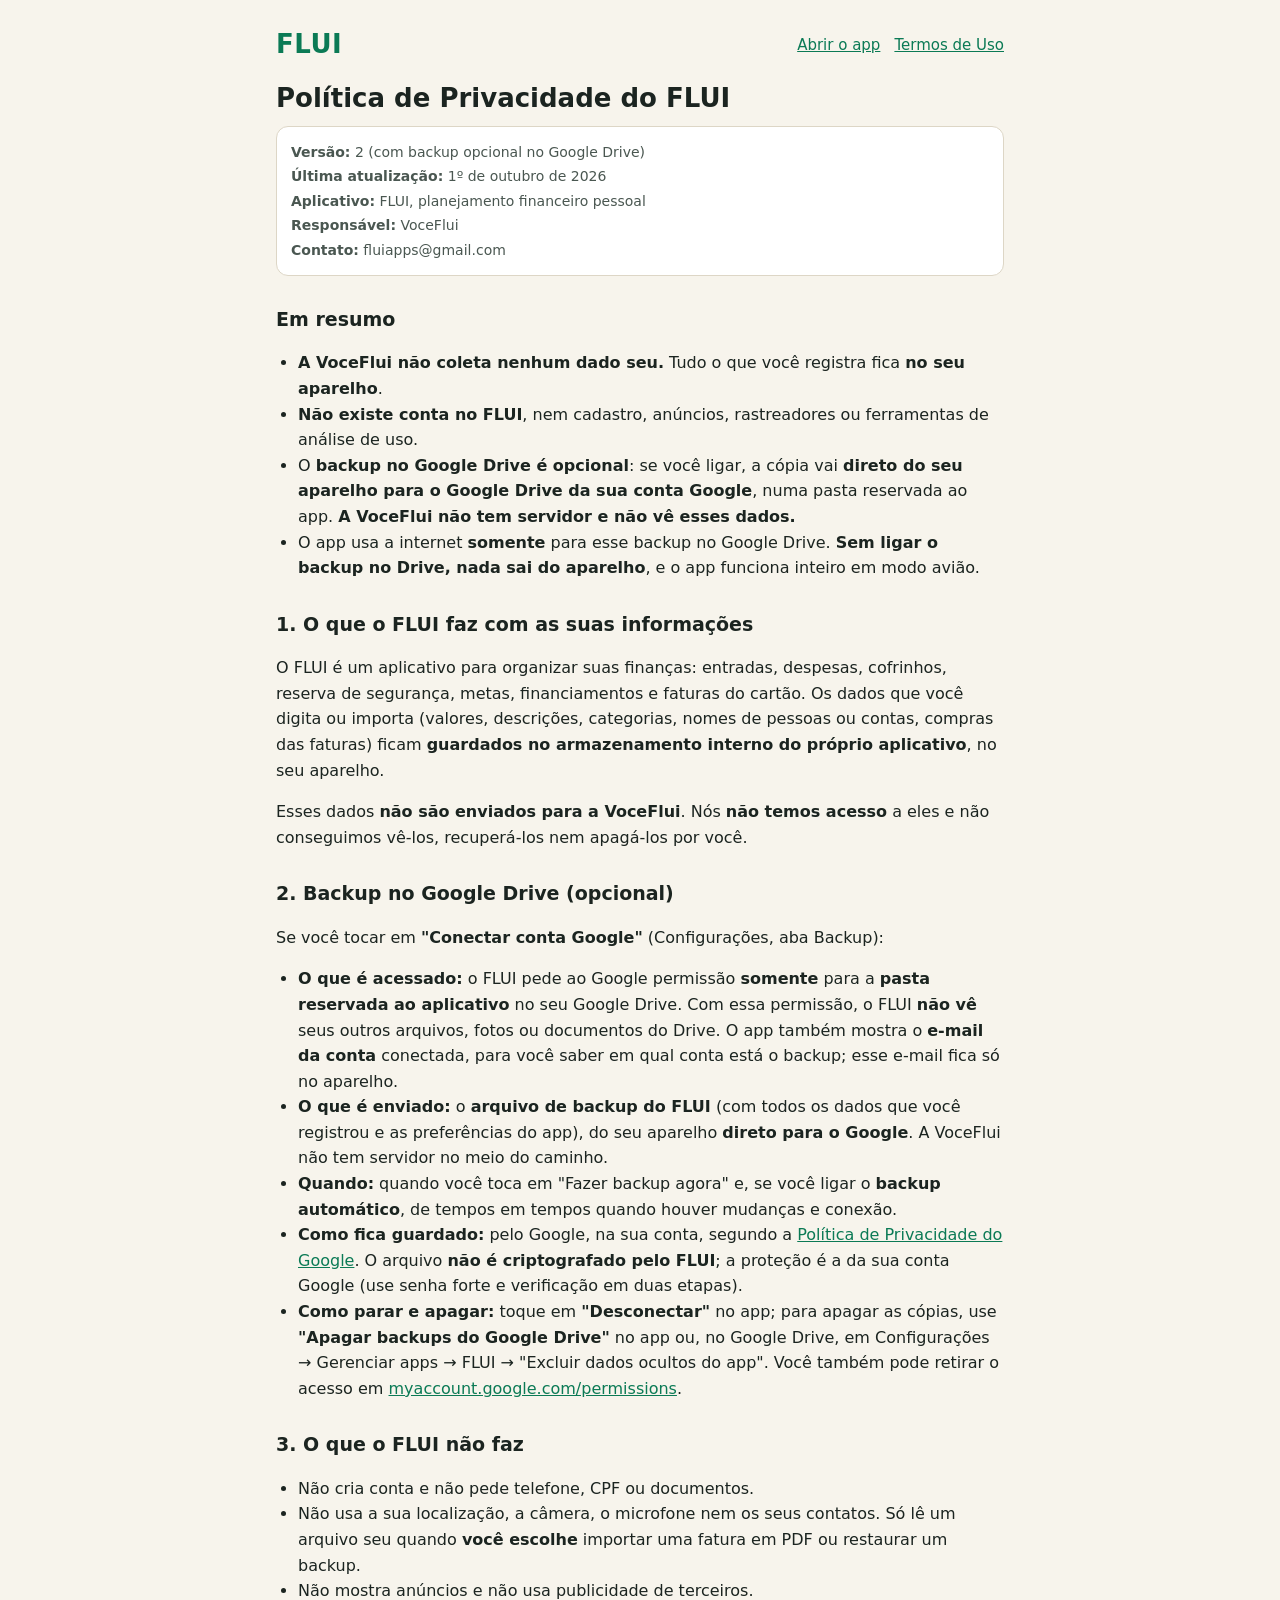
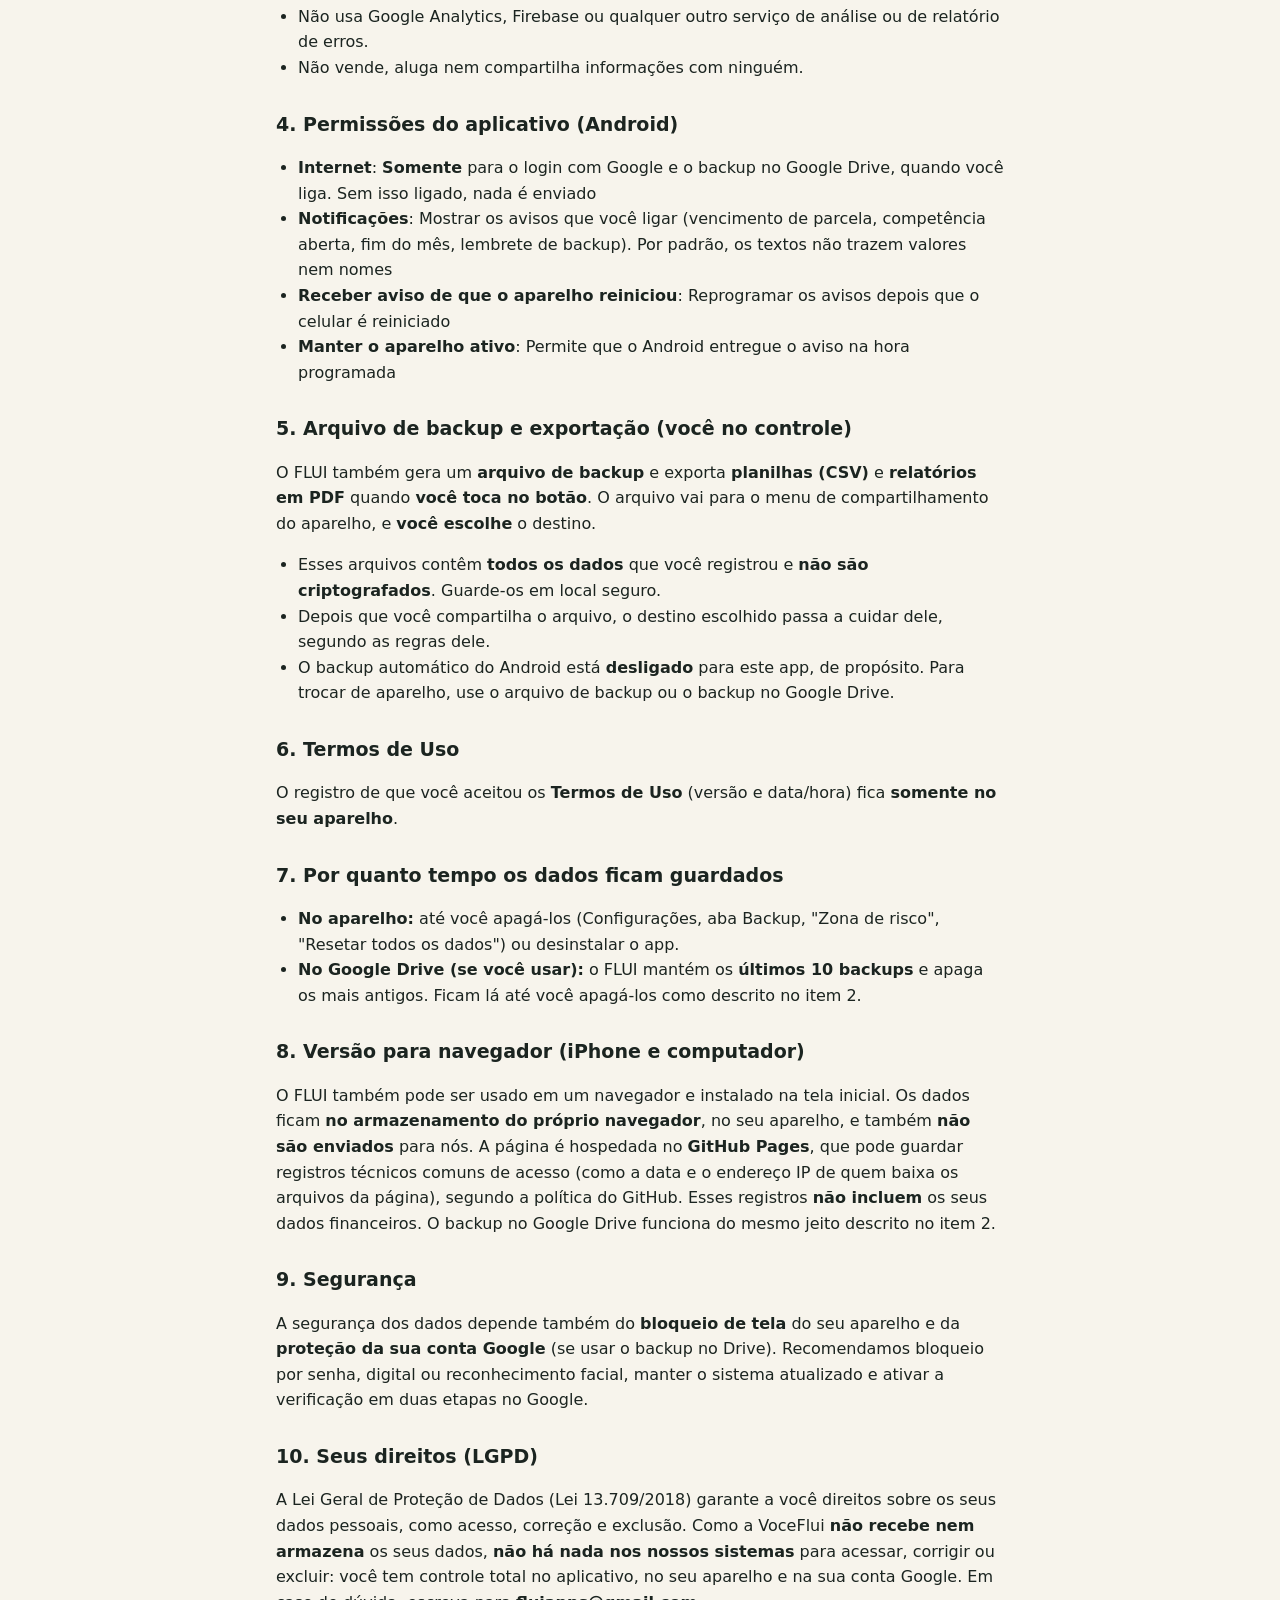
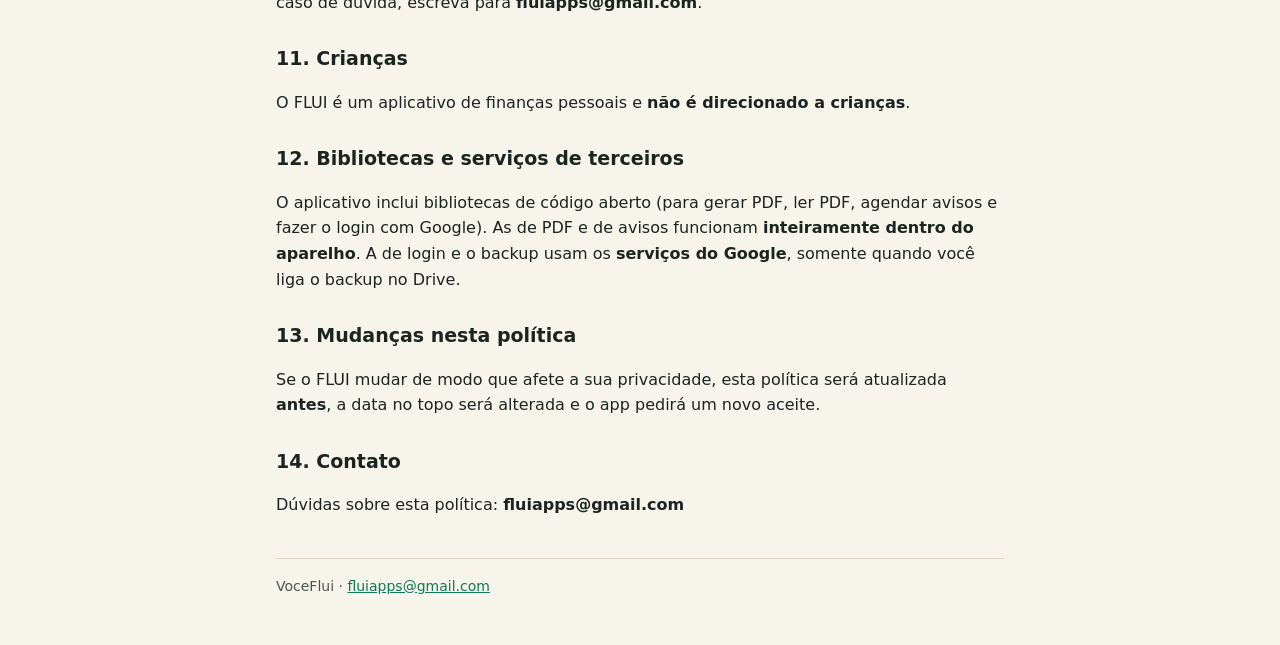
<file: privacidade.html>
<!doctype html>
<html lang="pt-BR">
<head>
<meta charset="utf-8">
<meta name="viewport" content="width=device-width, initial-scale=1">
<title>Política de Privacidade do FLUI · FLUI</title>
<link rel="icon" href="icons/favicon-32.png">
<style>
:root{--bg:#0B1410;--card:#121E19;--ink:#ECE7DA;--soft:#B9C2BB;--line:#24342D;--accent:#6FD3AA}
@media (prefers-color-scheme: light){:root{--bg:#F7F4EC;--card:#FFFFFF;--ink:#1B2420;--soft:#4A5751;--line:#DDD6C6;--accent:#0B7A55}}
*{box-sizing:border-box}
body{margin:0;background:var(--bg);color:var(--ink);font:16px/1.6 system-ui,-apple-system,"Segoe UI",Roboto,sans-serif}
main{max-width:760px;margin:0 auto;padding:24px 16px 48px}
header{display:flex;flex-wrap:wrap;align-items:center;justify-content:space-between;gap:8px 12px;margin-bottom:16px}
nav{display:flex;flex-wrap:wrap;gap:6px 14px}
.marca{font-weight:800;font-size:26px;letter-spacing:.5px;color:var(--accent);text-decoration:none}
nav a{color:var(--accent);font-size:15px}
p,li{overflow-wrap:anywhere}
h1{font-size:26px;line-height:1.25;margin:8px 0 12px}
h2{font-size:19px;margin:28px 0 8px}
.meta{background:var(--card);border:1px solid var(--line);border-radius:12px;padding:12px 14px;color:var(--soft);font-size:14px}
.meta div{margin:2px 0}
p,li{color:var(--ink)}
ul{padding-left:22px}
a{color:var(--accent)}
footer{margin-top:40px;padding-top:16px;border-top:1px solid var(--line);color:var(--soft);font-size:14px}
</style>
</head>
<body>
<main>
<header><a class="marca" href="./">FLUI</a><nav><a href="./">Abrir o app</a><a href="termos.html">Termos de Uso</a></nav></header>
<h1>Política de Privacidade do FLUI</h1>
<div class="meta"><div><b>Versão:</b> 2 (com backup opcional no Google Drive)</div><div><b>Última atualização:</b> 1º de outubro de 2026</div><div><b>Aplicativo:</b> FLUI, planejamento financeiro pessoal</div><div><b>Responsável:</b> VoceFlui</div><div><b>Contato:</b> fluiapps@gmail.com</div></div>
<h2>Em resumo</h2>
<ul><li><b>A VoceFlui não coleta nenhum dado seu.</b> Tudo o que você registra fica <b>no seu aparelho</b>.</li><li><b>Não existe conta no FLUI</b>, nem cadastro, anúncios, rastreadores ou ferramentas de análise de uso.</li><li>O <b>backup no Google Drive é opcional</b>: se você ligar, a cópia vai <b>direto do seu aparelho para o Google Drive da sua conta Google</b>, numa pasta reservada ao app. <b>A VoceFlui não tem servidor e não vê esses dados.</b></li><li>O app usa a internet <b>somente</b> para esse backup no Google Drive. <b>Sem ligar o backup no Drive, nada sai do aparelho</b>, e o app funciona inteiro em modo avião.</li></ul>
<h2>1. O que o FLUI faz com as suas informações</h2>
<p>O FLUI é um aplicativo para organizar suas finanças: entradas, despesas, cofrinhos, reserva de segurança, metas, financiamentos e faturas do cartão. Os dados que você digita ou importa (valores, descrições, categorias, nomes de pessoas ou contas, compras das faturas) ficam <b>guardados no armazenamento interno do próprio aplicativo</b>, no seu aparelho.</p>
<p>Esses dados <b>não são enviados para a VoceFlui</b>. Nós <b>não temos acesso</b> a eles e não conseguimos vê-los, recuperá-los nem apagá-los por você.</p>
<h2>2. Backup no Google Drive (opcional)</h2>
<p>Se você tocar em <b>"Conectar conta Google"</b> (Configurações, aba Backup):</p>
<ul><li><b>O que é acessado:</b> o FLUI pede ao Google permissão <b>somente</b> para a <b>pasta reservada ao aplicativo</b> no seu Google Drive. Com essa permissão, o FLUI <b>não vê</b> seus outros arquivos, fotos ou documentos do Drive. O app também mostra o <b>e-mail da conta</b> conectada, para você saber em qual conta está o backup; esse e-mail fica só no aparelho.</li><li><b>O que é enviado:</b> o <b>arquivo de backup do FLUI</b> (com todos os dados que você registrou e as preferências do app), do seu aparelho <b>direto para o Google</b>. A VoceFlui não tem servidor no meio do caminho.</li><li><b>Quando:</b> quando você toca em "Fazer backup agora" e, se você ligar o <b>backup automático</b>, de tempos em tempos quando houver mudanças e conexão.</li><li><b>Como fica guardado:</b> pelo Google, na sua conta, segundo a <a href="https://policies.google.com/privacy" rel="noopener">Política de Privacidade do Google</a>. O arquivo <b>não é criptografado pelo FLUI</b>; a proteção é a da sua conta Google (use senha forte e verificação em duas etapas).</li><li><b>Como parar e apagar:</b> toque em <b>"Desconectar"</b> no app; para apagar as cópias, use <b>"Apagar backups do Google Drive"</b> no app ou, no Google Drive, em Configurações → Gerenciar apps → FLUI → "Excluir dados ocultos do app". Você também pode retirar o acesso em <a href="https://myaccount.google.com/permissions" rel="noopener">myaccount.google.com/permissions</a>.</li></ul>
<h2>3. O que o FLUI não faz</h2>
<ul><li>Não cria conta e não pede telefone, CPF ou documentos.</li><li>Não usa a sua localização, a câmera, o microfone nem os seus contatos. Só lê um arquivo seu quando <b>você escolhe</b> importar uma fatura em PDF ou restaurar um backup.</li><li>Não mostra anúncios e não usa publicidade de terceiros.</li><li>Não usa Google Analytics, Firebase ou qualquer outro serviço de análise ou de relatório de erros.</li><li>Não vende, aluga nem compartilha informações com ninguém.</li></ul>
<h2>4. Permissões do aplicativo (Android)</h2>
<ul><li><b>Internet</b>: <b>Somente</b> para o login com Google e o backup no Google Drive, quando você liga. Sem isso ligado, nada é enviado</li><li><b>Notificações</b>: Mostrar os avisos que você ligar (vencimento de parcela, competência aberta, fim do mês, lembrete de backup). Por padrão, os textos não trazem valores nem nomes</li><li><b>Receber aviso de que o aparelho reiniciou</b>: Reprogramar os avisos depois que o celular é reiniciado</li><li><b>Manter o aparelho ativo</b>: Permite que o Android entregue o aviso na hora programada</li></ul>
<h2>5. Arquivo de backup e exportação (você no controle)</h2>
<p>O FLUI também gera um <b>arquivo de backup</b> e exporta <b>planilhas (CSV)</b> e <b>relatórios em PDF</b> quando <b>você toca no botão</b>. O arquivo vai para o menu de compartilhamento do aparelho, e <b>você escolhe</b> o destino.</p>
<ul><li>Esses arquivos contêm <b>todos os dados</b> que você registrou e <b>não são criptografados</b>. Guarde-os em local seguro.</li><li>Depois que você compartilha o arquivo, o destino escolhido passa a cuidar dele, segundo as regras dele.</li><li>O backup automático do Android está <b>desligado</b> para este app, de propósito. Para trocar de aparelho, use o arquivo de backup ou o backup no Google Drive.</li></ul>
<h2>6. Termos de Uso</h2>
<p>O registro de que você aceitou os <b>Termos de Uso</b> (versão e data/hora) fica <b>somente no seu aparelho</b>.</p>
<h2>7. Por quanto tempo os dados ficam guardados</h2>
<ul><li><b>No aparelho:</b> até você apagá-los (Configurações, aba Backup, "Zona de risco", "Resetar todos os dados") ou desinstalar o app.</li><li><b>No Google Drive (se você usar):</b> o FLUI mantém os <b>últimos 10 backups</b> e apaga os mais antigos. Ficam lá até você apagá-los como descrito no item 2.</li></ul>
<h2>8. Versão para navegador (iPhone e computador)</h2>
<p>O FLUI também pode ser usado em um navegador e instalado na tela inicial. Os dados ficam <b>no armazenamento do próprio navegador</b>, no seu aparelho, e também <b>não são enviados</b> para nós. A página é hospedada no <b>GitHub Pages</b>, que pode guardar registros técnicos comuns de acesso (como a data e o endereço IP de quem baixa os arquivos da página), segundo a política do GitHub. Esses registros <b>não incluem</b> os seus dados financeiros. O backup no Google Drive funciona do mesmo jeito descrito no item 2.</p>
<h2>9. Segurança</h2>
<p>A segurança dos dados depende também do <b>bloqueio de tela</b> do seu aparelho e da <b>proteção da sua conta Google</b> (se usar o backup no Drive). Recomendamos bloqueio por senha, digital ou reconhecimento facial, manter o sistema atualizado e ativar a verificação em duas etapas no Google.</p>
<h2>10. Seus direitos (LGPD)</h2>
<p>A Lei Geral de Proteção de Dados (Lei 13.709/2018) garante a você direitos sobre os seus dados pessoais, como acesso, correção e exclusão. Como a VoceFlui <b>não recebe nem armazena</b> os seus dados, <b>não há nada nos nossos sistemas</b> para acessar, corrigir ou excluir: você tem controle total no aplicativo, no seu aparelho e na sua conta Google. Em caso de dúvida, escreva para <b>fluiapps@gmail.com</b>.</p>
<h2>11. Crianças</h2>
<p>O FLUI é um aplicativo de finanças pessoais e <b>não é direcionado a crianças</b>.</p>
<h2>12. Bibliotecas e serviços de terceiros</h2>
<p>O aplicativo inclui bibliotecas de código aberto (para gerar PDF, ler PDF, agendar avisos e fazer o login com Google). As de PDF e de avisos funcionam <b>inteiramente dentro do aparelho</b>. A de login e o backup usam os <b>serviços do Google</b>, somente quando você liga o backup no Drive.</p>
<h2>13. Mudanças nesta política</h2>
<p>Se o FLUI mudar de modo que afete a sua privacidade, esta política será atualizada <b>antes</b>, a data no topo será alterada e o app pedirá um novo aceite.</p>
<h2>14. Contato</h2>
<p>Dúvidas sobre esta política: <b>fluiapps@gmail.com</b></p>
<footer>VoceFlui · <a href="mailto:fluiapps@gmail.com">fluiapps@gmail.com</a></footer>
</main>
</body>
</html>
</file>
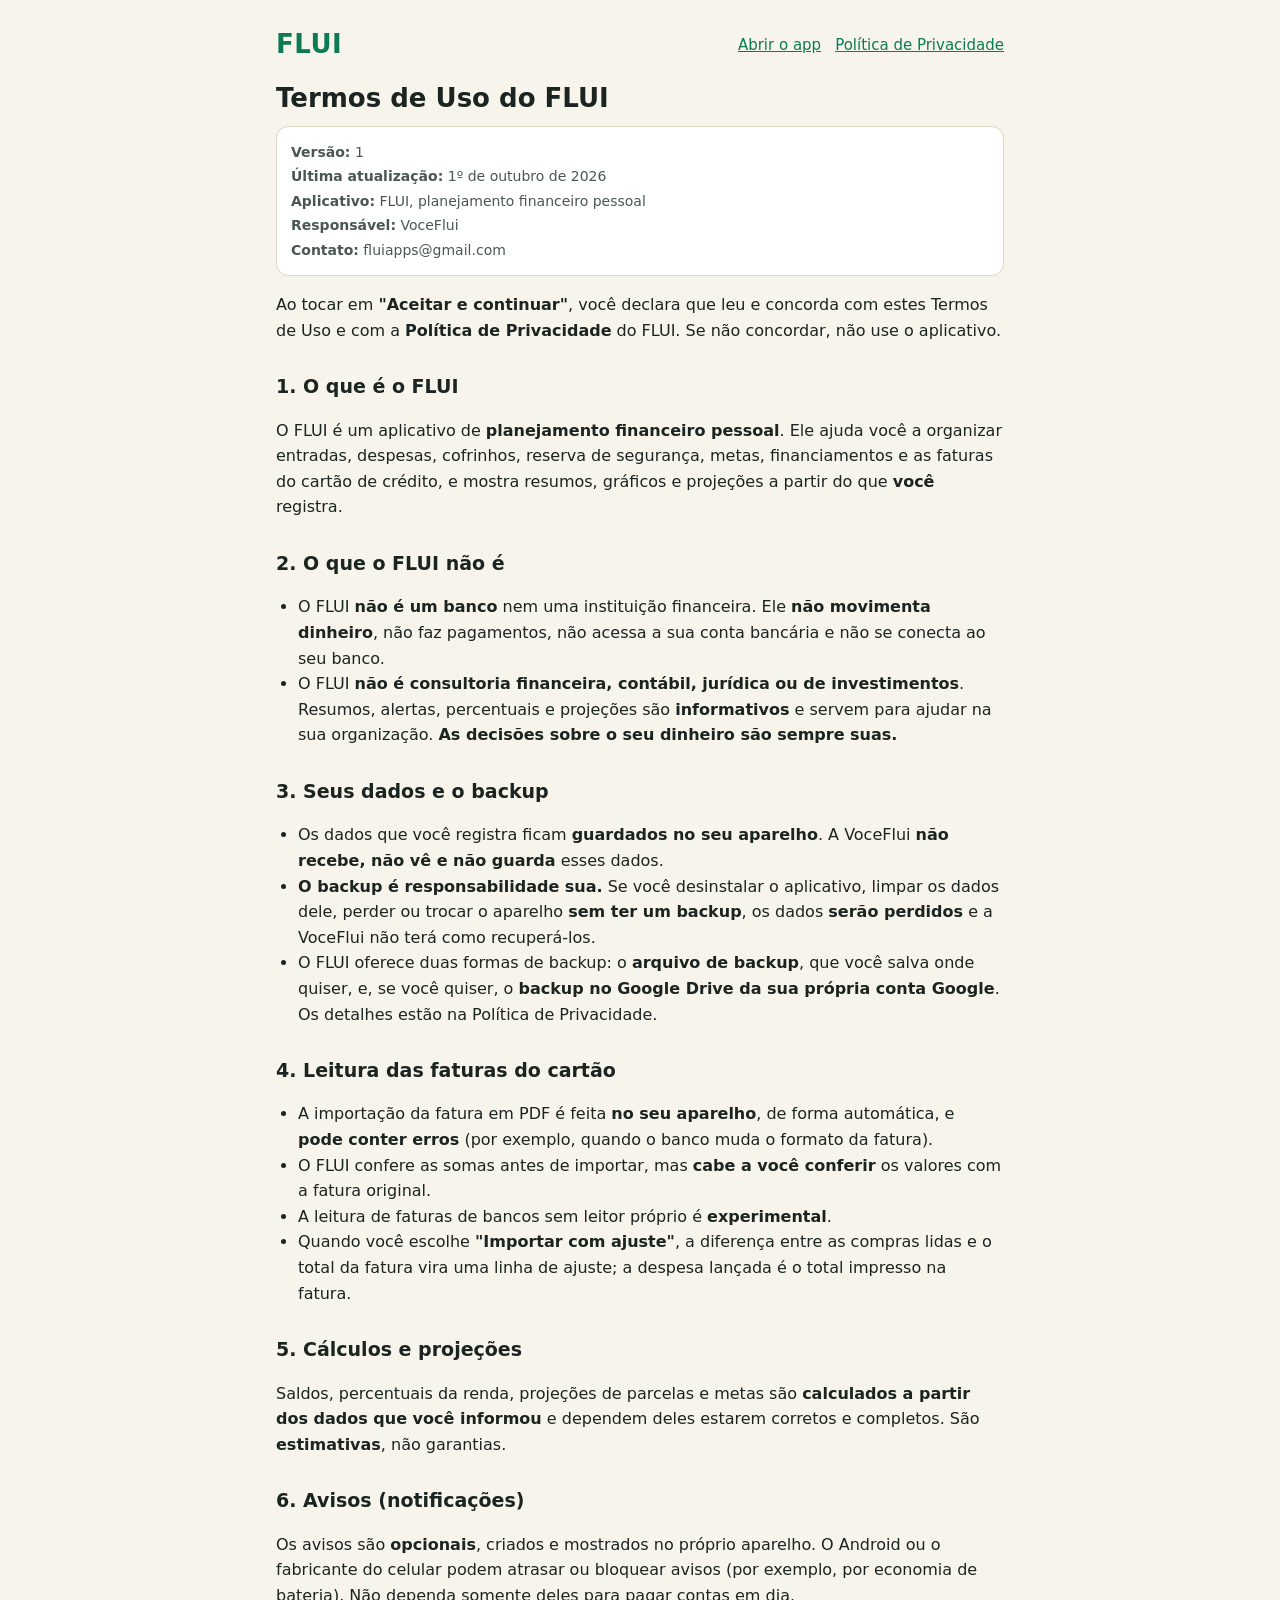
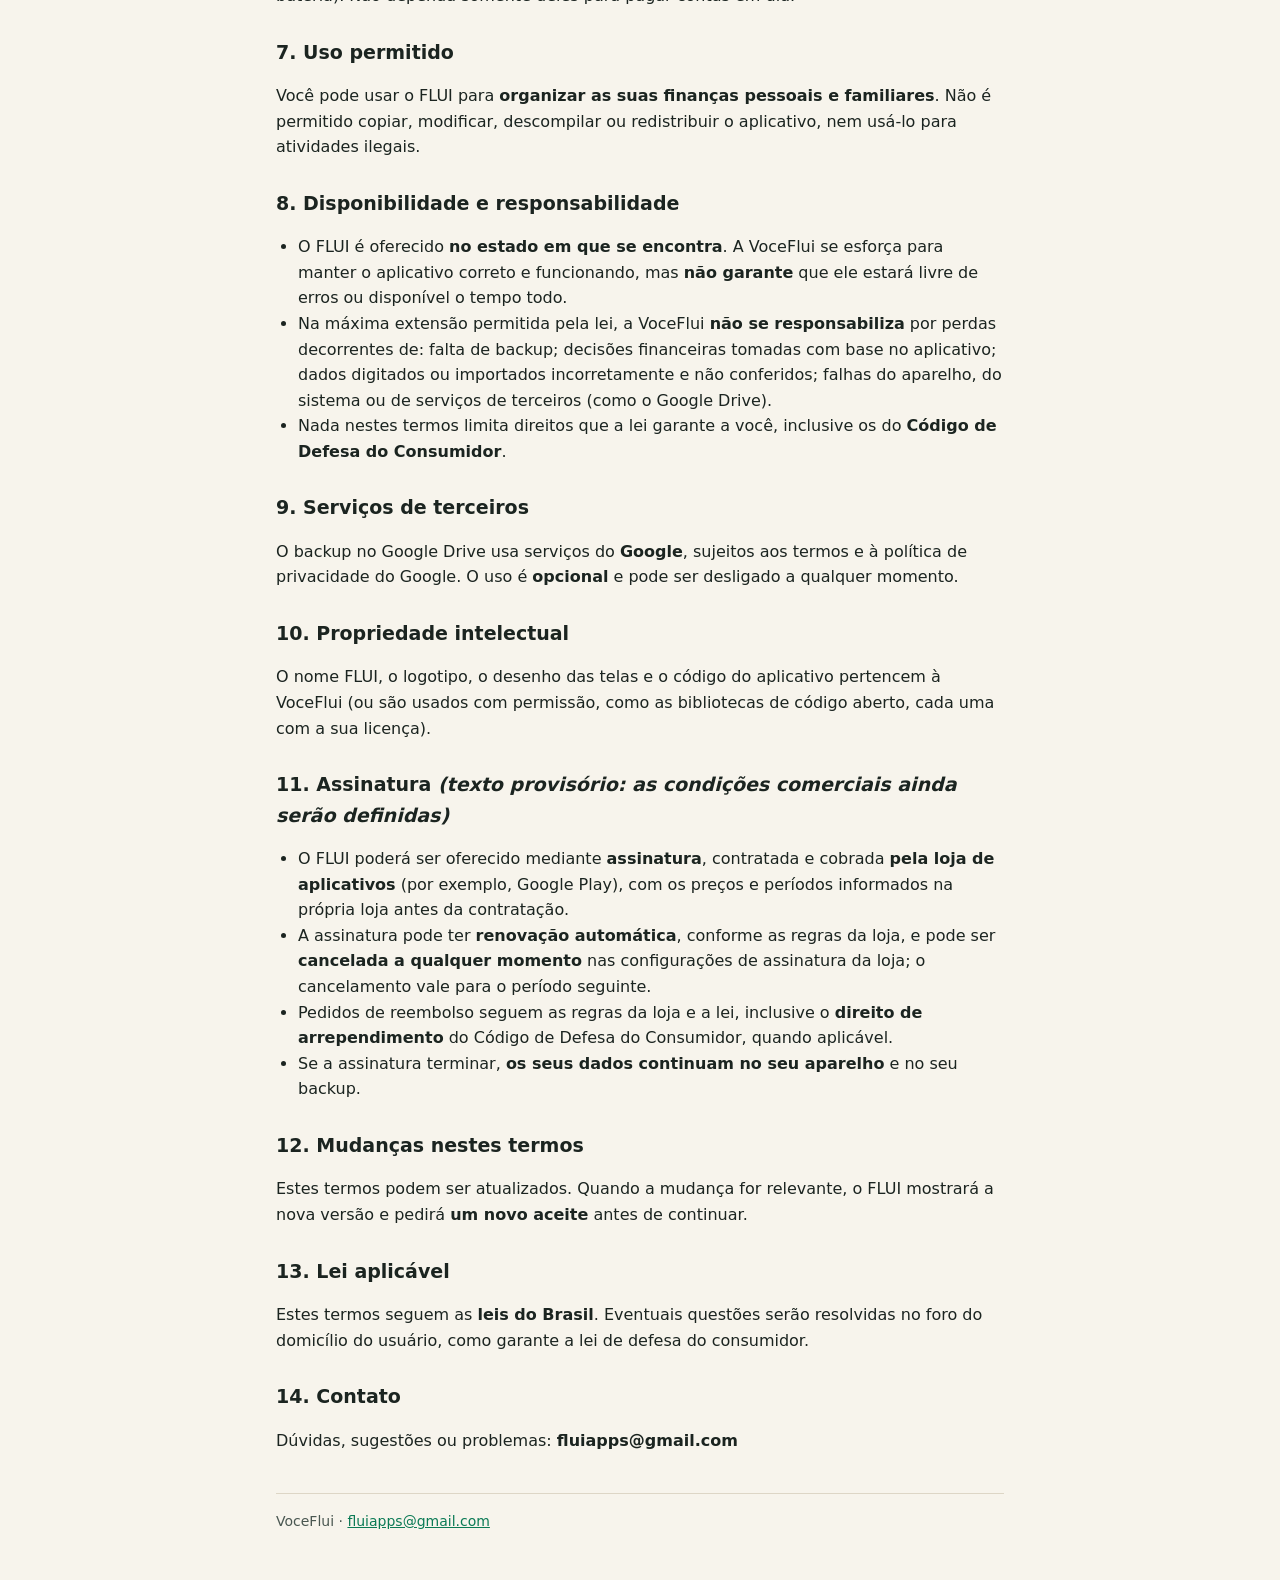
<file: termos.html>
<!doctype html>
<html lang="pt-BR">
<head>
<meta charset="utf-8">
<meta name="viewport" content="width=device-width, initial-scale=1">
<title>Termos de Uso do FLUI · FLUI</title>
<link rel="icon" href="icons/favicon-32.png">
<style>
:root{--bg:#0B1410;--card:#121E19;--ink:#ECE7DA;--soft:#B9C2BB;--line:#24342D;--accent:#6FD3AA}
@media (prefers-color-scheme: light){:root{--bg:#F7F4EC;--card:#FFFFFF;--ink:#1B2420;--soft:#4A5751;--line:#DDD6C6;--accent:#0B7A55}}
*{box-sizing:border-box}
body{margin:0;background:var(--bg);color:var(--ink);font:16px/1.6 system-ui,-apple-system,"Segoe UI",Roboto,sans-serif}
main{max-width:760px;margin:0 auto;padding:24px 16px 48px}
header{display:flex;flex-wrap:wrap;align-items:center;justify-content:space-between;gap:8px 12px;margin-bottom:16px}
nav{display:flex;flex-wrap:wrap;gap:6px 14px}
.marca{font-weight:800;font-size:26px;letter-spacing:.5px;color:var(--accent);text-decoration:none}
nav a{color:var(--accent);font-size:15px}
p,li{overflow-wrap:anywhere}
h1{font-size:26px;line-height:1.25;margin:8px 0 12px}
h2{font-size:19px;margin:28px 0 8px}
.meta{background:var(--card);border:1px solid var(--line);border-radius:12px;padding:12px 14px;color:var(--soft);font-size:14px}
.meta div{margin:2px 0}
p,li{color:var(--ink)}
ul{padding-left:22px}
a{color:var(--accent)}
footer{margin-top:40px;padding-top:16px;border-top:1px solid var(--line);color:var(--soft);font-size:14px}
</style>
</head>
<body>
<main>
<header><a class="marca" href="./">FLUI</a><nav><a href="./">Abrir o app</a><a href="privacidade.html">Política de Privacidade</a></nav></header>
<h1>Termos de Uso do FLUI</h1>
<div class="meta"><div><b>Versão:</b> 1</div><div><b>Última atualização:</b> 1º de outubro de 2026</div><div><b>Aplicativo:</b> FLUI, planejamento financeiro pessoal</div><div><b>Responsável:</b> VoceFlui</div><div><b>Contato:</b> fluiapps@gmail.com</div></div>
<p>Ao tocar em <b>"Aceitar e continuar"</b>, você declara que leu e concorda com estes Termos de Uso e com a <b>Política de Privacidade</b> do FLUI. Se não concordar, não use o aplicativo.</p>
<h2>1. O que é o FLUI</h2>
<p>O FLUI é um aplicativo de <b>planejamento financeiro pessoal</b>. Ele ajuda você a organizar entradas, despesas, cofrinhos, reserva de segurança, metas, financiamentos e as faturas do cartão de crédito, e mostra resumos, gráficos e projeções a partir do que <b>você</b> registra.</p>
<h2>2. O que o FLUI não é</h2>
<ul><li>O FLUI <b>não é um banco</b> nem uma instituição financeira. Ele <b>não movimenta dinheiro</b>, não faz pagamentos, não acessa a sua conta bancária e não se conecta ao seu banco.</li><li>O FLUI <b>não é consultoria financeira, contábil, jurídica ou de investimentos</b>. Resumos, alertas, percentuais e projeções são <b>informativos</b> e servem para ajudar na sua organização. <b>As decisões sobre o seu dinheiro são sempre suas.</b></li></ul>
<h2>3. Seus dados e o backup</h2>
<ul><li>Os dados que você registra ficam <b>guardados no seu aparelho</b>. A VoceFlui <b>não recebe, não vê e não guarda</b> esses dados.</li><li><b>O backup é responsabilidade sua.</b> Se você desinstalar o aplicativo, limpar os dados dele, perder ou trocar o aparelho <b>sem ter um backup</b>, os dados <b>serão perdidos</b> e a VoceFlui não terá como recuperá-los.</li><li>O FLUI oferece duas formas de backup: o <b>arquivo de backup</b>, que você salva onde quiser, e, se você quiser, o <b>backup no Google Drive da sua própria conta Google</b>. Os detalhes estão na Política de Privacidade.</li></ul>
<h2>4. Leitura das faturas do cartão</h2>
<ul><li>A importação da fatura em PDF é feita <b>no seu aparelho</b>, de forma automática, e <b>pode conter erros</b> (por exemplo, quando o banco muda o formato da fatura).</li><li>O FLUI confere as somas antes de importar, mas <b>cabe a você conferir</b> os valores com a fatura original.</li><li>A leitura de faturas de bancos sem leitor próprio é <b>experimental</b>.</li><li>Quando você escolhe <b>"Importar com ajuste"</b>, a diferença entre as compras lidas e o total da fatura vira uma linha de ajuste; a despesa lançada é o total impresso na fatura.</li></ul>
<h2>5. Cálculos e projeções</h2>
<p>Saldos, percentuais da renda, projeções de parcelas e metas são <b>calculados a partir dos dados que você informou</b> e dependem deles estarem corretos e completos. São <b>estimativas</b>, não garantias.</p>
<h2>6. Avisos (notificações)</h2>
<p>Os avisos são <b>opcionais</b>, criados e mostrados no próprio aparelho. O Android ou o fabricante do celular podem atrasar ou bloquear avisos (por exemplo, por economia de bateria). Não dependa somente deles para pagar contas em dia.</p>
<h2>7. Uso permitido</h2>
<p>Você pode usar o FLUI para <b>organizar as suas finanças pessoais e familiares</b>. Não é permitido copiar, modificar, descompilar ou redistribuir o aplicativo, nem usá-lo para atividades ilegais.</p>
<h2>8. Disponibilidade e responsabilidade</h2>
<ul><li>O FLUI é oferecido <b>no estado em que se encontra</b>. A VoceFlui se esforça para manter o aplicativo correto e funcionando, mas <b>não garante</b> que ele estará livre de erros ou disponível o tempo todo.</li><li>Na máxima extensão permitida pela lei, a VoceFlui <b>não se responsabiliza</b> por perdas decorrentes de: falta de backup; decisões financeiras tomadas com base no aplicativo; dados digitados ou importados incorretamente e não conferidos; falhas do aparelho, do sistema ou de serviços de terceiros (como o Google Drive).</li><li>Nada nestes termos limita direitos que a lei garante a você, inclusive os do <b>Código de Defesa do Consumidor</b>.</li></ul>
<h2>9. Serviços de terceiros</h2>
<p>O backup no Google Drive usa serviços do <b>Google</b>, sujeitos aos termos e à política de privacidade do Google. O uso é <b>opcional</b> e pode ser desligado a qualquer momento.</p>
<h2>10. Propriedade intelectual</h2>
<p>O nome FLUI, o logotipo, o desenho das telas e o código do aplicativo pertencem à VoceFlui (ou são usados com permissão, como as bibliotecas de código aberto, cada uma com a sua licença).</p>
<h2>11. Assinatura <i>(texto provisório: as condições comerciais ainda serão definidas)</i></h2>
<ul><li>O FLUI poderá ser oferecido mediante <b>assinatura</b>, contratada e cobrada <b>pela loja de aplicativos</b> (por exemplo, Google Play), com os preços e períodos informados na própria loja antes da contratação.</li><li>A assinatura pode ter <b>renovação automática</b>, conforme as regras da loja, e pode ser <b>cancelada a qualquer momento</b> nas configurações de assinatura da loja; o cancelamento vale para o período seguinte.</li><li>Pedidos de reembolso seguem as regras da loja e a lei, inclusive o <b>direito de arrependimento</b> do Código de Defesa do Consumidor, quando aplicável.</li><li>Se a assinatura terminar, <b>os seus dados continuam no seu aparelho</b> e no seu backup.</li></ul>
<h2>12. Mudanças nestes termos</h2>
<p>Estes termos podem ser atualizados. Quando a mudança for relevante, o FLUI mostrará a nova versão e pedirá <b>um novo aceite</b> antes de continuar.</p>
<h2>13. Lei aplicável</h2>
<p>Estes termos seguem as <b>leis do Brasil</b>. Eventuais questões serão resolvidas no foro do domicílio do usuário, como garante a lei de defesa do consumidor.</p>
<h2>14. Contato</h2>
<p>Dúvidas, sugestões ou problemas: <b>fluiapps@gmail.com</b></p>
<footer>VoceFlui · <a href="mailto:fluiapps@gmail.com">fluiapps@gmail.com</a></footer>
</main>
</body>
</html>
</file>
